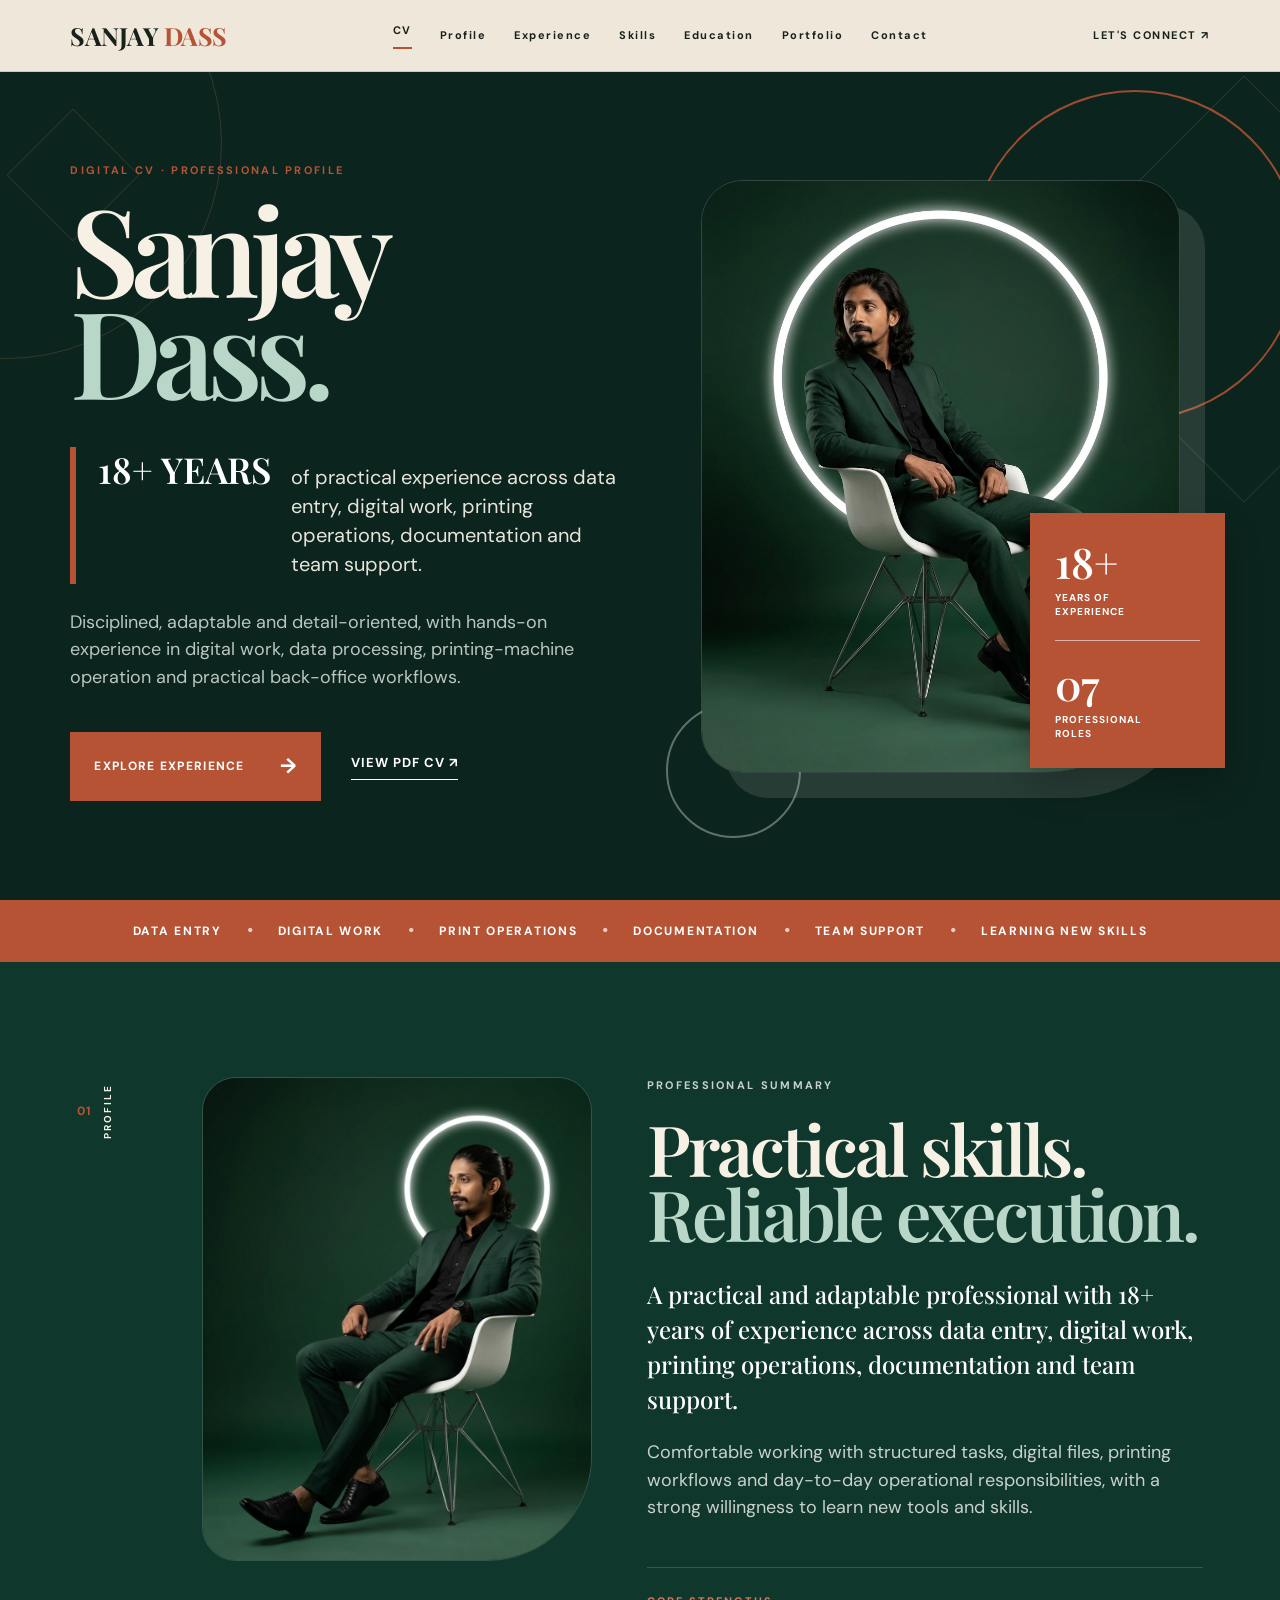
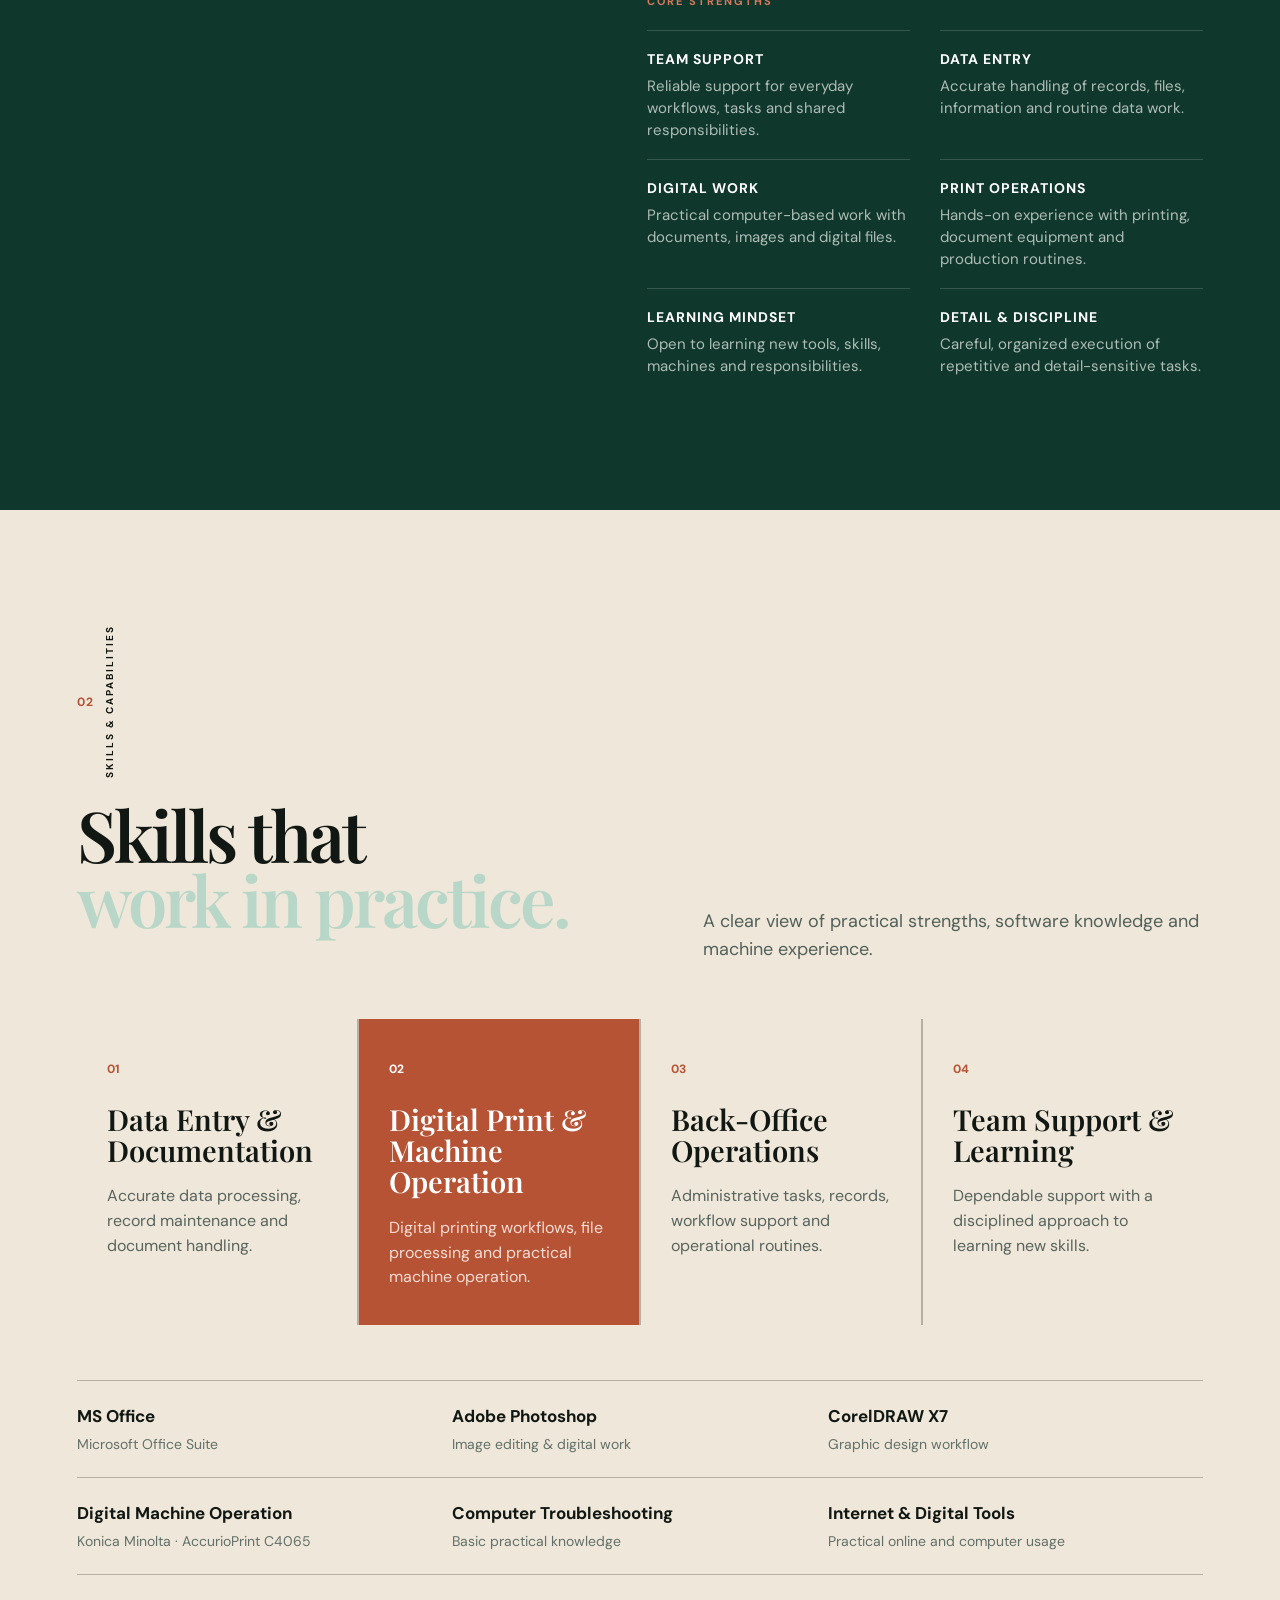
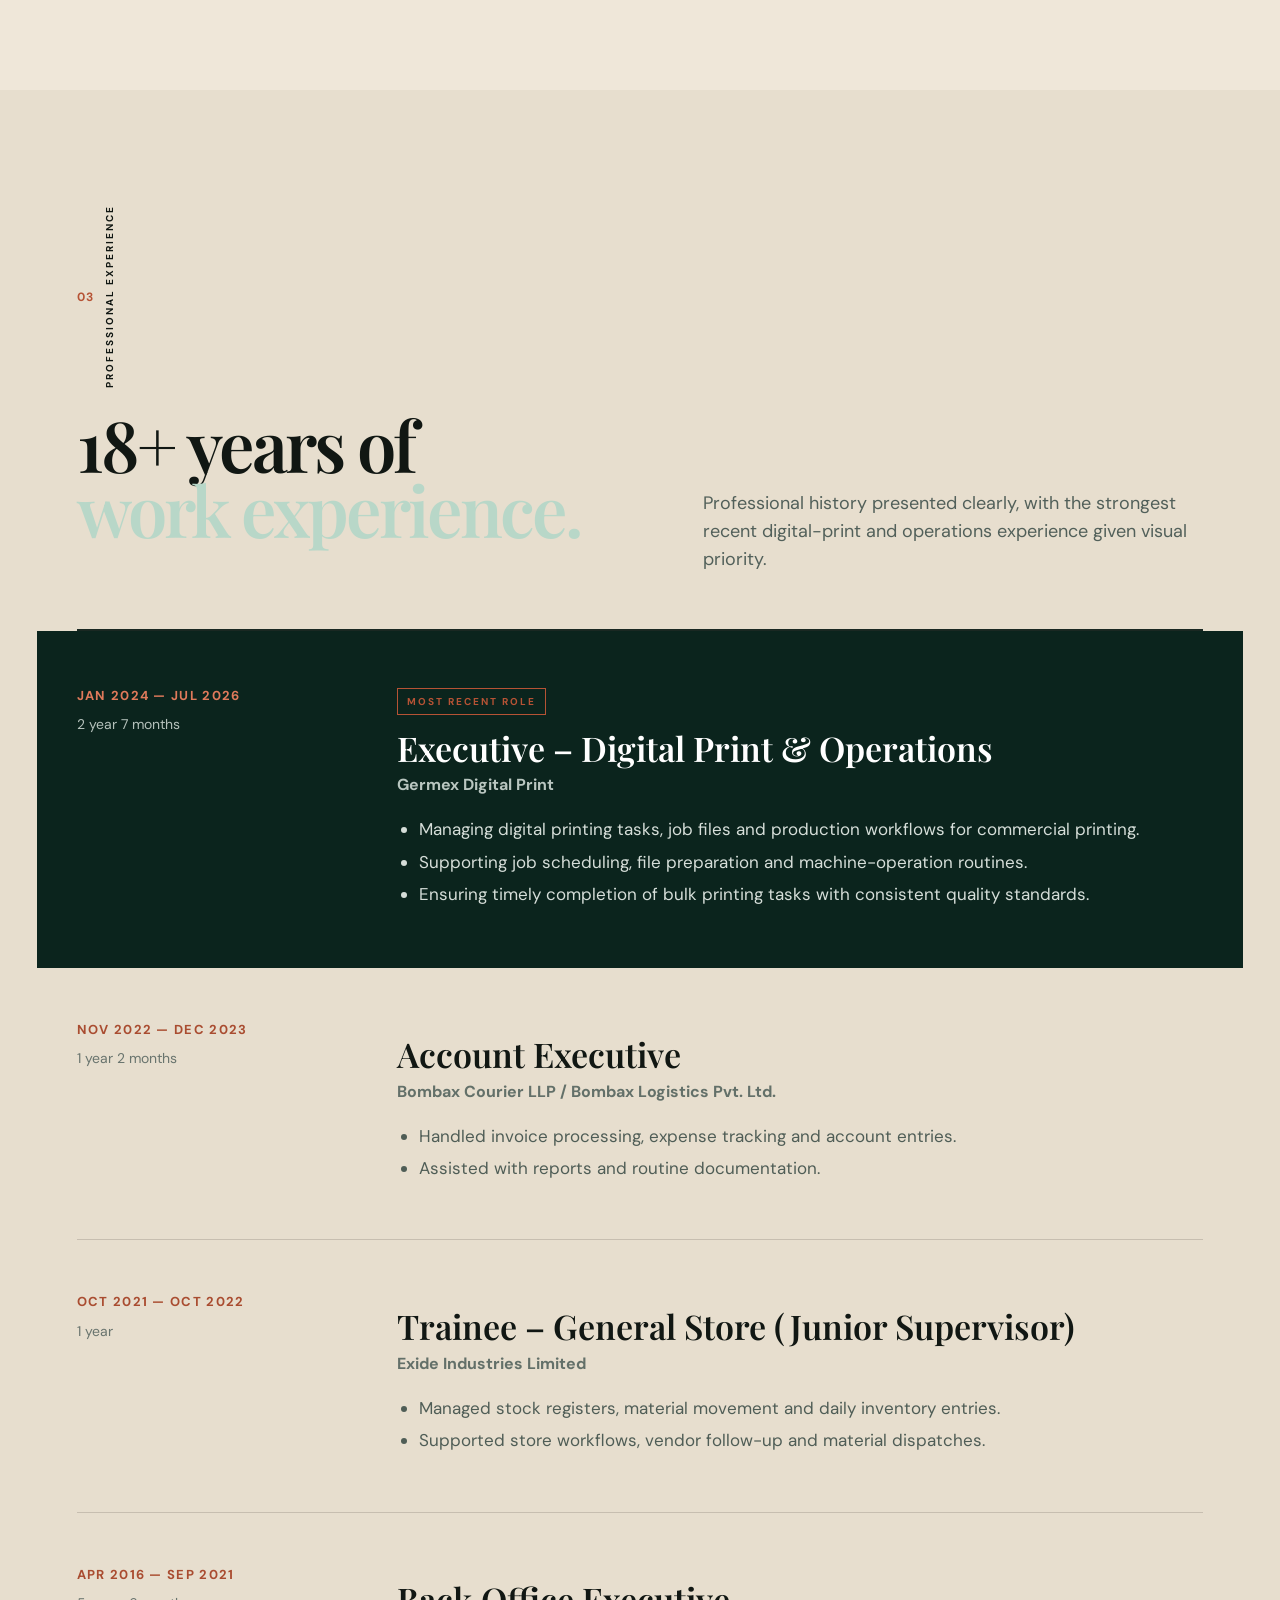
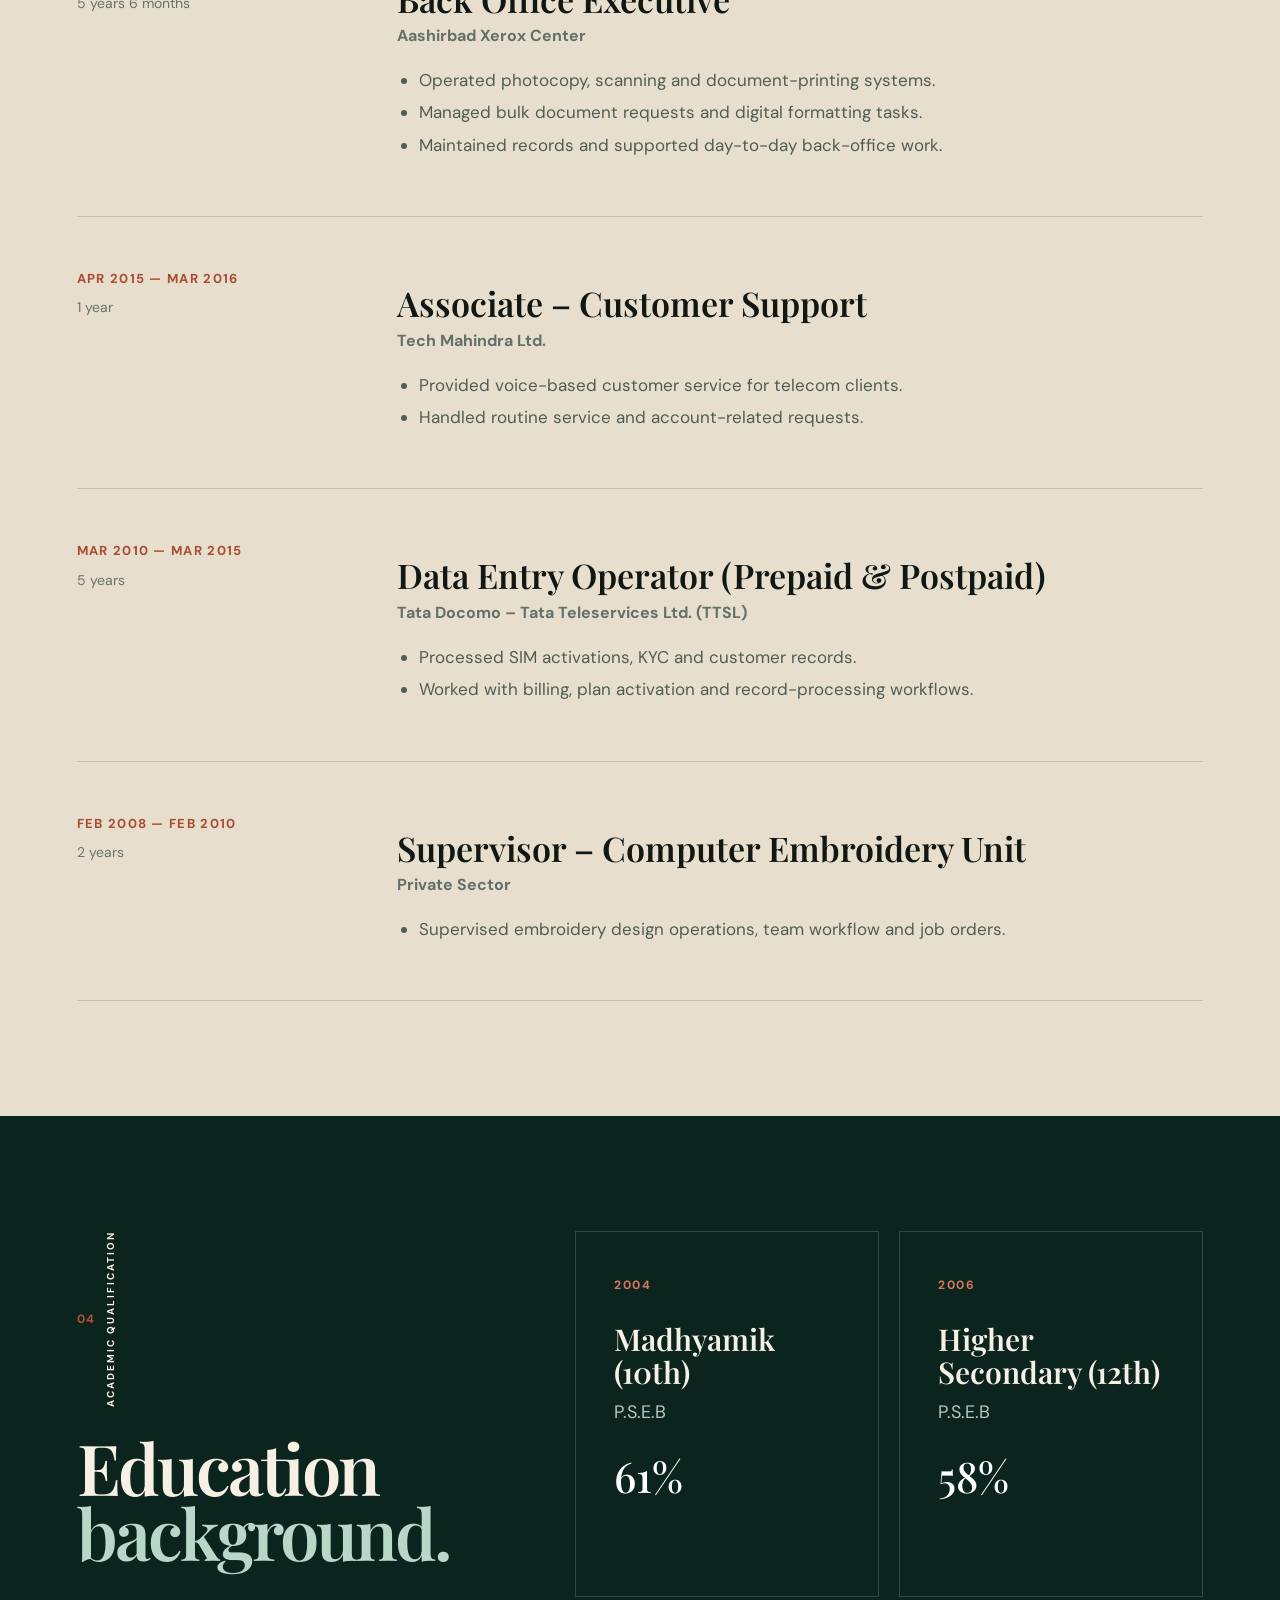
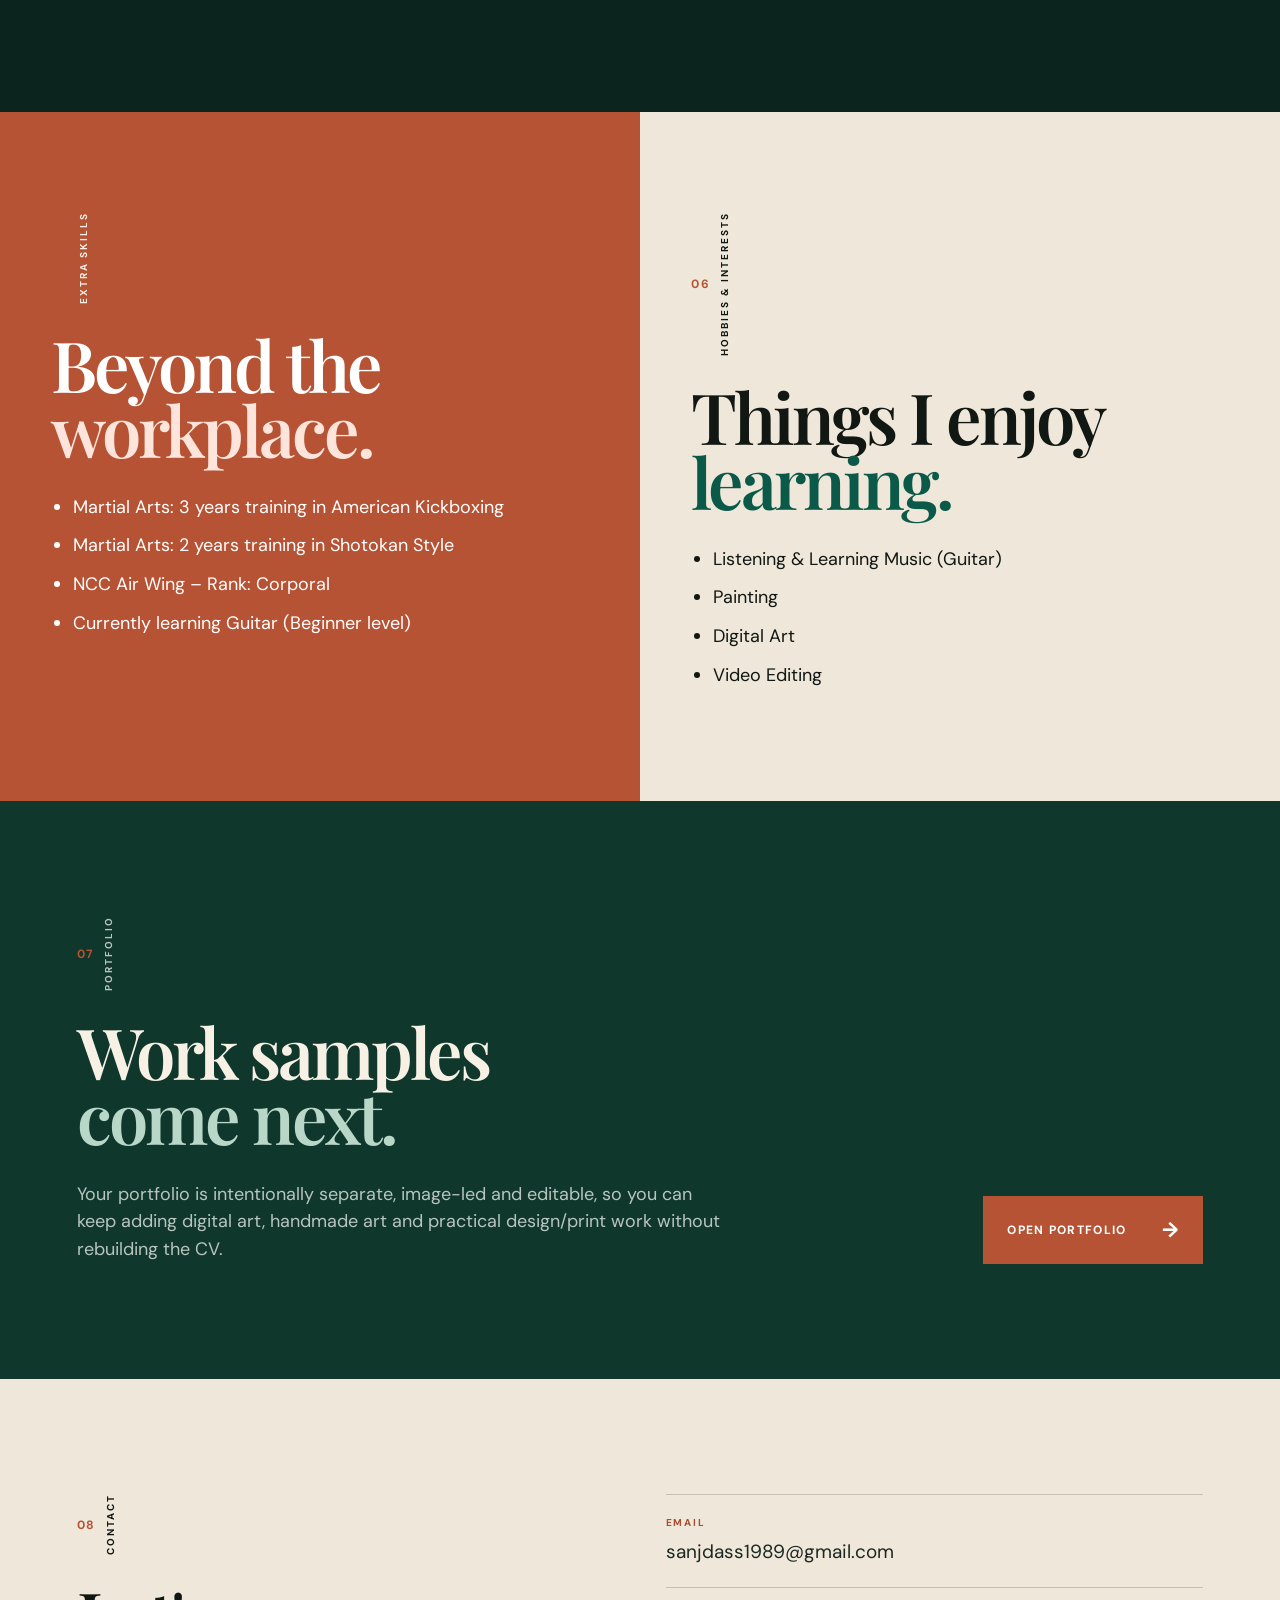
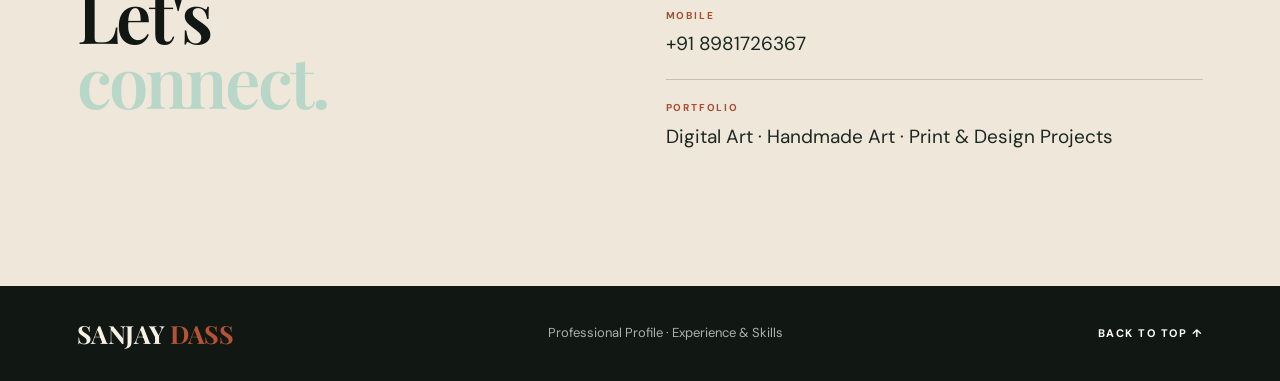
<file: index.html>
<!doctype html>
<html lang="en">
<head>
<meta charset="utf-8">
<meta name="viewport" content="width=device-width, initial-scale=1">
<meta name="description" content="Sanjay Dass — Digital CV and professional profile.">
<title>Sanjay Dass — Digital CV</title>
<link rel="preconnect" href="https://fonts.googleapis.com">
<link rel="preconnect" href="https://fonts.gstatic.com" crossorigin>
<link href="https://fonts.googleapis.com/css2?family=DM+Sans:wght@400;500;600;700&family=Playfair+Display:wght@500;600;700&display=swap" rel="stylesheet">
<link rel="stylesheet" href="style.css">
</head>
<body>
<header class="nav">
  <a class="logo" href="#top">SANJAY <span>DASS</span></a>
  <nav>
    <a class="active" href="#top">CV</a>
    <a href="#profile">Profile</a>
    <a href="#experience">Experience</a>
    <a href="#skills">Skills</a>
    <a href="#education">Education</a>
    <a href="portfolio.html">Portfolio</a>
    <a href="#contact">Contact</a>
  </nav>
  <a class="nav-contact" href="#contact">LET'S CONNECT <b>↗</b></a>
</header>

<main id="top">
<section class="hero">
  <div class="hero-copy">
    <p class="eyebrow">DIGITAL CV · PROFESSIONAL PROFILE</p>
    <h1>Sanjay<br><span>Dass.</span></h1>

    <div class="hero-highlight">
      <strong>18+ YEARS</strong>
      <span>of practical experience across data entry, digital work, printing operations, documentation and team support.</span>
    </div>

    <p class="hero-summary">
      Disciplined, adaptable and detail-oriented, with hands-on experience in digital work, data processing, printing-machine operation and practical back-office workflows.
    </p>

    <div class="hero-actions">
      <a class="btn" href="#experience">EXPLORE EXPERIENCE <span>→</span></a>
      <a class="pdf-link" href="Sanjay_Dass_CV_Final_2026.pdf">VIEW PDF CV ↗</a>
    </div>
  </div>

  <div class="hero-media">
    <div class="curve curve-one"></div>
    <div class="curve curve-two"></div>
    <figure><img src="assets/hero.jpeg" alt="Sanjay Dass seated in a dark green suit"></figure>
    <div class="hero-badge">
      <strong>18+</strong><span>YEARS OF<br>EXPERIENCE</span>
      <i></i>
      <strong>07</strong><span>PROFESSIONAL<br>ROLES</span>
    </div>
  </div>
</section>

<section class="ticker">
  <div><b>DATA ENTRY</b><span>•</span><b>DIGITAL WORK</b><span>•</span><b>PRINT OPERATIONS</b><span>•</span><b>DOCUMENTATION</b><span>•</span><b>TEAM SUPPORT</b><span>•</span><b>LEARNING NEW SKILLS</b></div>
</section>

<section class="profile section" id="profile">
  <div class="section-label"><span>01</span><p>PROFILE</p></div>
  <div class="profile-image">
    <figure><img src="assets/profile.jpeg" alt="Sanjay Dass portrait"></figure>
  </div>
  <div class="profile-content">
    <p class="eyebrow">PROFESSIONAL SUMMARY</p>
    <h2>Practical skills.<br><em>Reliable execution.</em></h2>
    <p class="large">A practical and adaptable professional with 18+ years of experience across data entry, digital work, printing operations, documentation and team support.</p>
    <p>Comfortable working with structured tasks, digital files, printing workflows and day-to-day operational responsibilities, with a strong willingness to learn new tools and skills.</p>

    <div class="bring">
      <p class="mini-title">CORE STRENGTHS</p>
      <div class="bring-grid">
        <div><b>TEAM SUPPORT</b><span>Reliable support for everyday workflows, tasks and shared responsibilities.</span></div>
        <div><b>DATA ENTRY</b><span>Accurate handling of records, files, information and routine data work.</span></div>
        <div><b>DIGITAL WORK</b><span>Practical computer-based work with documents, images and digital files.</span></div>
        <div><b>PRINT OPERATIONS</b><span>Hands-on experience with printing, document equipment and production routines.</span></div>
        <div><b>LEARNING MINDSET</b><span>Open to learning new tools, skills, machines and responsibilities.</span></div>
        <div><b>DETAIL & DISCIPLINE</b><span>Careful, organized execution of repetitive and detail-sensitive tasks.</span></div>
      </div>
    </div>
  </div>
</section>

<section class="skills section" id="skills">
  <div class="section-top">
    <div>
      <div class="section-label dark"><span>02</span><p>SKILLS & CAPABILITIES</p></div>
      <h2>Skills that<br><em>work in practice.</em></h2>
    </div>
    <p class="section-intro">A clear view of practical strengths, software knowledge and machine experience.</p>
  </div>

  <div class="skill-cards">
    <article><span>01</span><h3>Data Entry & Documentation</h3><p>Accurate data processing, record maintenance and document handling.</p></article>
    <article class="accent"><span>02</span><h3>Digital Print & Machine Operation</h3><p>Digital printing workflows, file processing and practical machine operation.</p></article>
    <article><span>03</span><h3>Back-Office Operations</h3><p>Administrative tasks, records, workflow support and operational routines.</p></article>
    <article><span>04</span><h3>Team Support & Learning</h3><p>Dependable support with a disciplined approach to learning new skills.</p></article>
  </div>

  <div class="tools">
    <div><b>MS Office</b><span>Microsoft Office Suite</span></div>
    <div><b>Adobe Photoshop</b><span>Image editing & digital work</span></div>
    <div><b>CorelDRAW X7</b><span>Graphic design workflow</span></div>
    <div><b>Digital Machine Operation</b><span>Konica Minolta · AccurioPrint C4065</span></div>
    <div><b>Computer Troubleshooting</b><span>Basic practical knowledge</span></div>
    <div><b>Internet & Digital Tools</b><span>Practical online and computer usage</span></div>
  </div>
</section>

<section class="experience section" id="experience">
  <div class="section-top">
    <div>
      <div class="section-label dark"><span>03</span><p>PROFESSIONAL EXPERIENCE</p></div>
      <h2>18+ years of<br><em>work experience.</em></h2>
    </div>
    <p class="section-intro">Professional history presented clearly, with the strongest recent digital-print and operations experience given visual priority.</p>
  </div>

  <div class="timeline">
    <article class="job featured">
      <div class="job-date"><b>JAN 2024 — JUL 2026</b><span>2 year 7 months</span></div>
      <div>
        <label>MOST RECENT ROLE</label>
        <h3>Executive – Digital Print & Operations</h3>
        <h4>Germex Digital Print</h4>
        <ul>
          <li>Managing digital printing tasks, job files and production workflows for commercial printing.</li>
          <li>Supporting job scheduling, file preparation and machine-operation routines.</li>
          <li>Ensuring timely completion of bulk printing tasks with consistent quality standards.</li>
        </ul>
      </div>
    </article>

    <article class="job">
      <div class="job-date"><b>NOV 2022 — DEC 2023</b><span>1 year 2 months</span></div>
      <div><h3>Account Executive</h3><h4>Bombax Courier LLP / Bombax Logistics Pvt. Ltd.</h4><ul><li>Handled invoice processing, expense tracking and account entries.</li><li>Assisted with reports and routine documentation.</li></ul></div>
    </article>

    <article class="job">
      <div class="job-date"><b>OCT 2021 — OCT 2022</b><span>1 year</span></div>
      <div><h3>Trainee – General Store (Junior Supervisor)</h3><h4>Exide Industries Limited</h4><ul><li>Managed stock registers, material movement and daily inventory entries.</li><li>Supported store workflows, vendor follow-up and material dispatches.</li></ul></div>
    </article>

    <article class="job">
      <div class="job-date"><b>APR 2016 — SEP 2021</b><span>5 years 6 months</span></div>
      <div><h3>Back Office Executive</h3><h4>Aashirbad Xerox Center</h4><ul><li>Operated photocopy, scanning and document-printing systems.</li><li>Managed bulk document requests and digital formatting tasks.</li><li>Maintained records and supported day-to-day back-office work.</li></ul></div>
    </article>

    <article class="job">
      <div class="job-date"><b>APR 2015 — MAR 2016</b><span>1 year</span></div>
      <div><h3>Associate – Customer Support</h3><h4>Tech Mahindra Ltd.</h4><ul><li>Provided voice-based customer service for telecom clients.</li><li>Handled routine service and account-related requests.</li></ul></div>
    </article>

    <article class="job">
      <div class="job-date"><b>MAR 2010 — MAR 2015</b><span>5 years</span></div>
      <div><h3>Data Entry Operator (Prepaid & Postpaid)</h3><h4>Tata Docomo – Tata Teleservices Ltd. (TTSL)</h4><ul><li>Processed SIM activations, KYC and customer records.</li><li>Worked with billing, plan activation and record-processing workflows.</li></ul></div>
    </article>

    <article class="job">
      <div class="job-date"><b>FEB 2008 — FEB 2010</b><span>2 years</span></div>
      <div><h3>Supervisor – Computer Embroidery Unit</h3><h4>Private Sector</h4><ul><li>Supervised embroidery design operations, team workflow and job orders.</li></ul></div>
    </article>
  </div>
</section>

<section class="education section" id="education">
  <div>
    <div class="section-label light"><span>04</span><p>ACADEMIC QUALIFICATION</p></div>
    <h2>Education<br><em>background.</em></h2>
  </div>
  <div class="education-grid">
    <article><span>2004</span><h3>Madhyamik (10th)</h3><p>P.S.E.B</p><strong>61%</strong></article>
    <article><span>2006</span><h3>Higher Secondary (12th)</h3><p>P.S.E.B</p><strong>58%</strong></article>
  </div>
</section>

<section class="extras">
  <div class="extra-panel copper">
    <div class="section-label light"><span>05</span><p>EXTRA SKILLS</p></div>
    <h2>Beyond the<br><em>workplace.</em></h2>
    <ul>
      <li>Martial Arts: 3 years training in American Kickboxing</li>
      <li>Martial Arts: 2 years training in Shotokan Style</li>
      <li>NCC Air Wing – Rank: Corporal</li>
      <li>Currently learning Guitar (Beginner level)</li>
    </ul>
  </div>
  <div class="extra-panel cream">
    <div class="section-label dark"><span>06</span><p>HOBBIES & INTERESTS</p></div>
    <h2>Things I enjoy<br><em>learning.</em></h2>
    <ul>
      <li>Listening & Learning Music (Guitar)</li>
      <li>Painting</li>
      <li>Digital Art</li>
      <li>Video Editing</li>
    </ul>
  </div>
</section>

<section class="portfolio-bridge section">
  <div>
    <div class="section-label light"><span>07</span><p>PORTFOLIO</p></div>
    <h2>Work samples<br><em>come next.</em></h2>
    <p>Your portfolio is intentionally separate, image-led and editable, so you can keep adding digital art, handmade art and practical design/print work without rebuilding the CV.</p>
  </div>
  <a class="btn light-btn" href="portfolio.html">OPEN PORTFOLIO <span>→</span></a>
</section>

<section class="contact section" id="contact">
  <div>
    <div class="section-label dark"><span>08</span><p>CONTACT</p></div>
    <h2>Let's<br><em>connect.</em></h2>
  </div>
  <div class="contact-list">
    <div><label>EMAIL</label><a href="mailto:sanjdass1989@gmail.com">sanjdass1989@gmail.com</a></div>
    <div><label>MOBILE</label><a href="tel:+918981726367">+91 8981726367</a></div>
    <div><label>PORTFOLIO</label><p>Digital Art · Handmade Art · Print & Design Projects</p></div>
  </div>
</section>
</main>

<footer>
  <div class="logo">SANJAY <span>DASS</span></div>
  <p>Professional Profile · Experience & Skills</p>
  <a href="#top">BACK TO TOP ↑</a>
</footer>
</body>
</html>
</file>
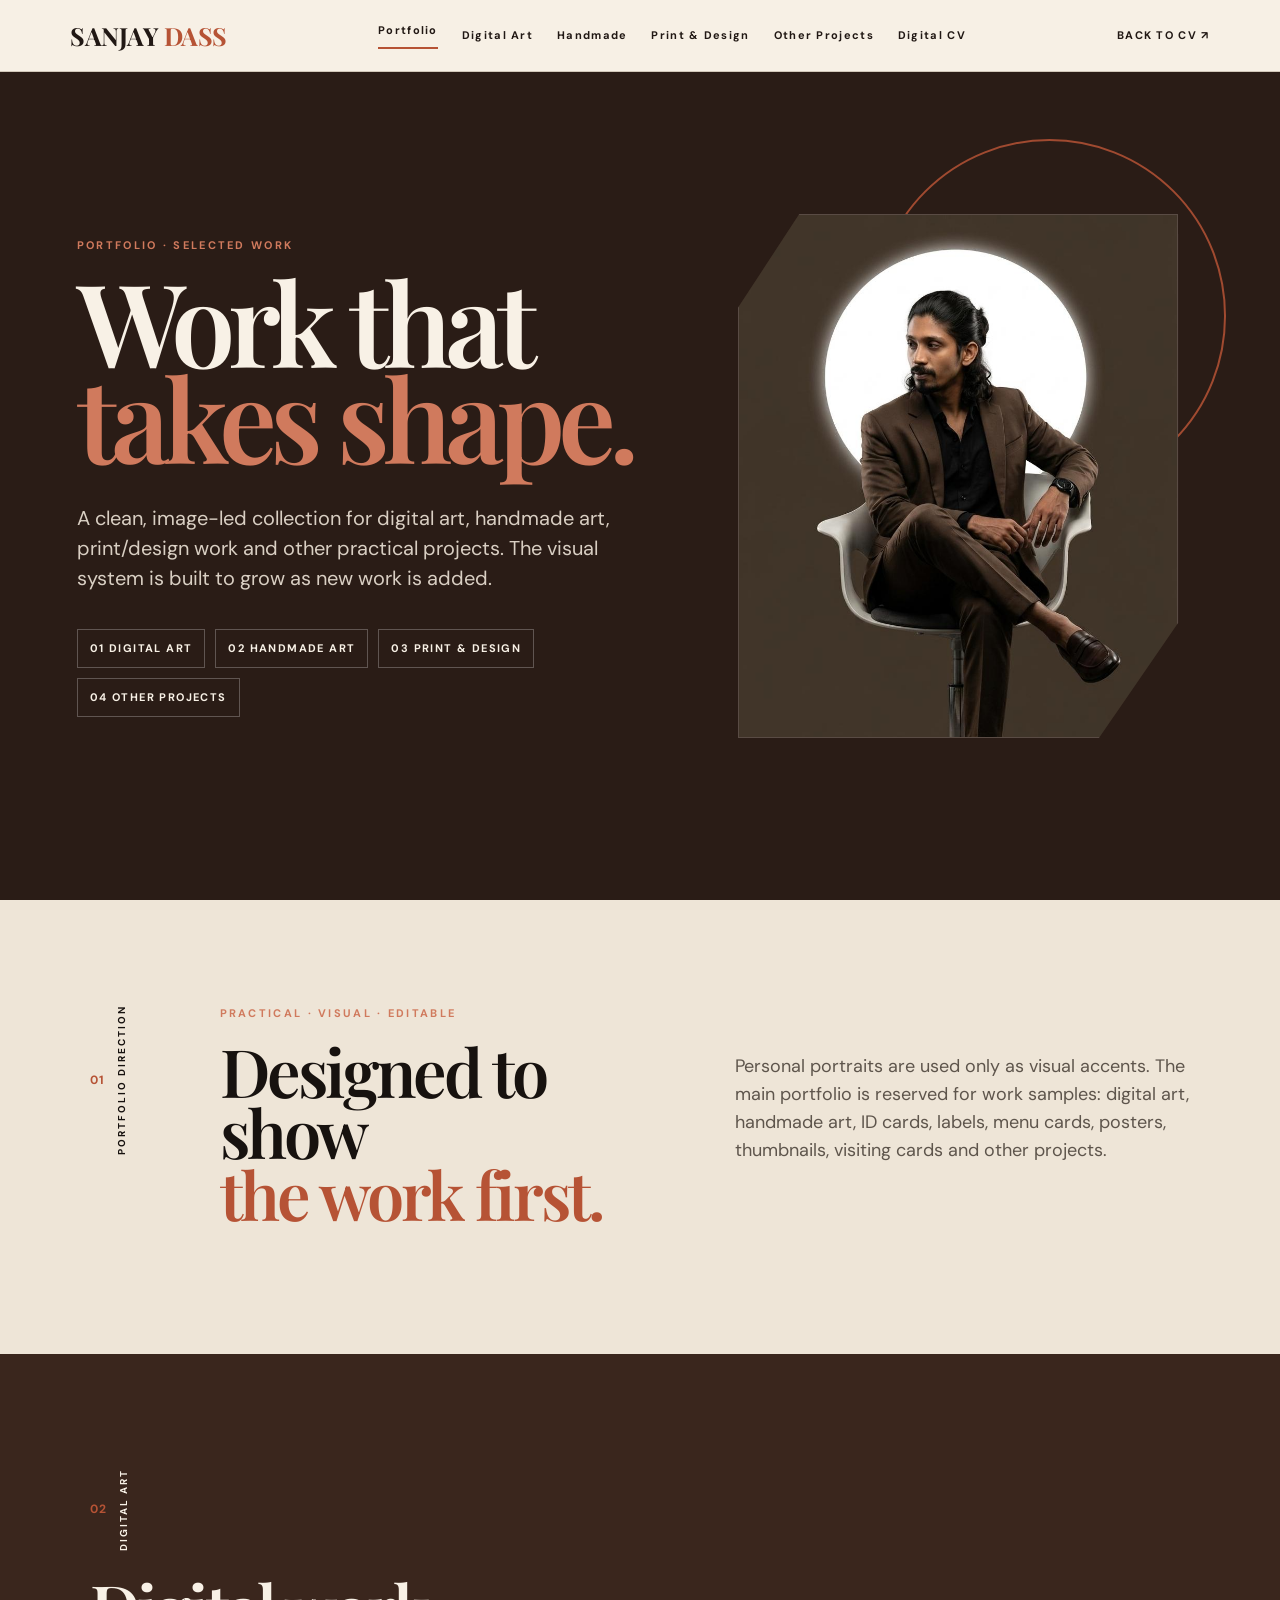
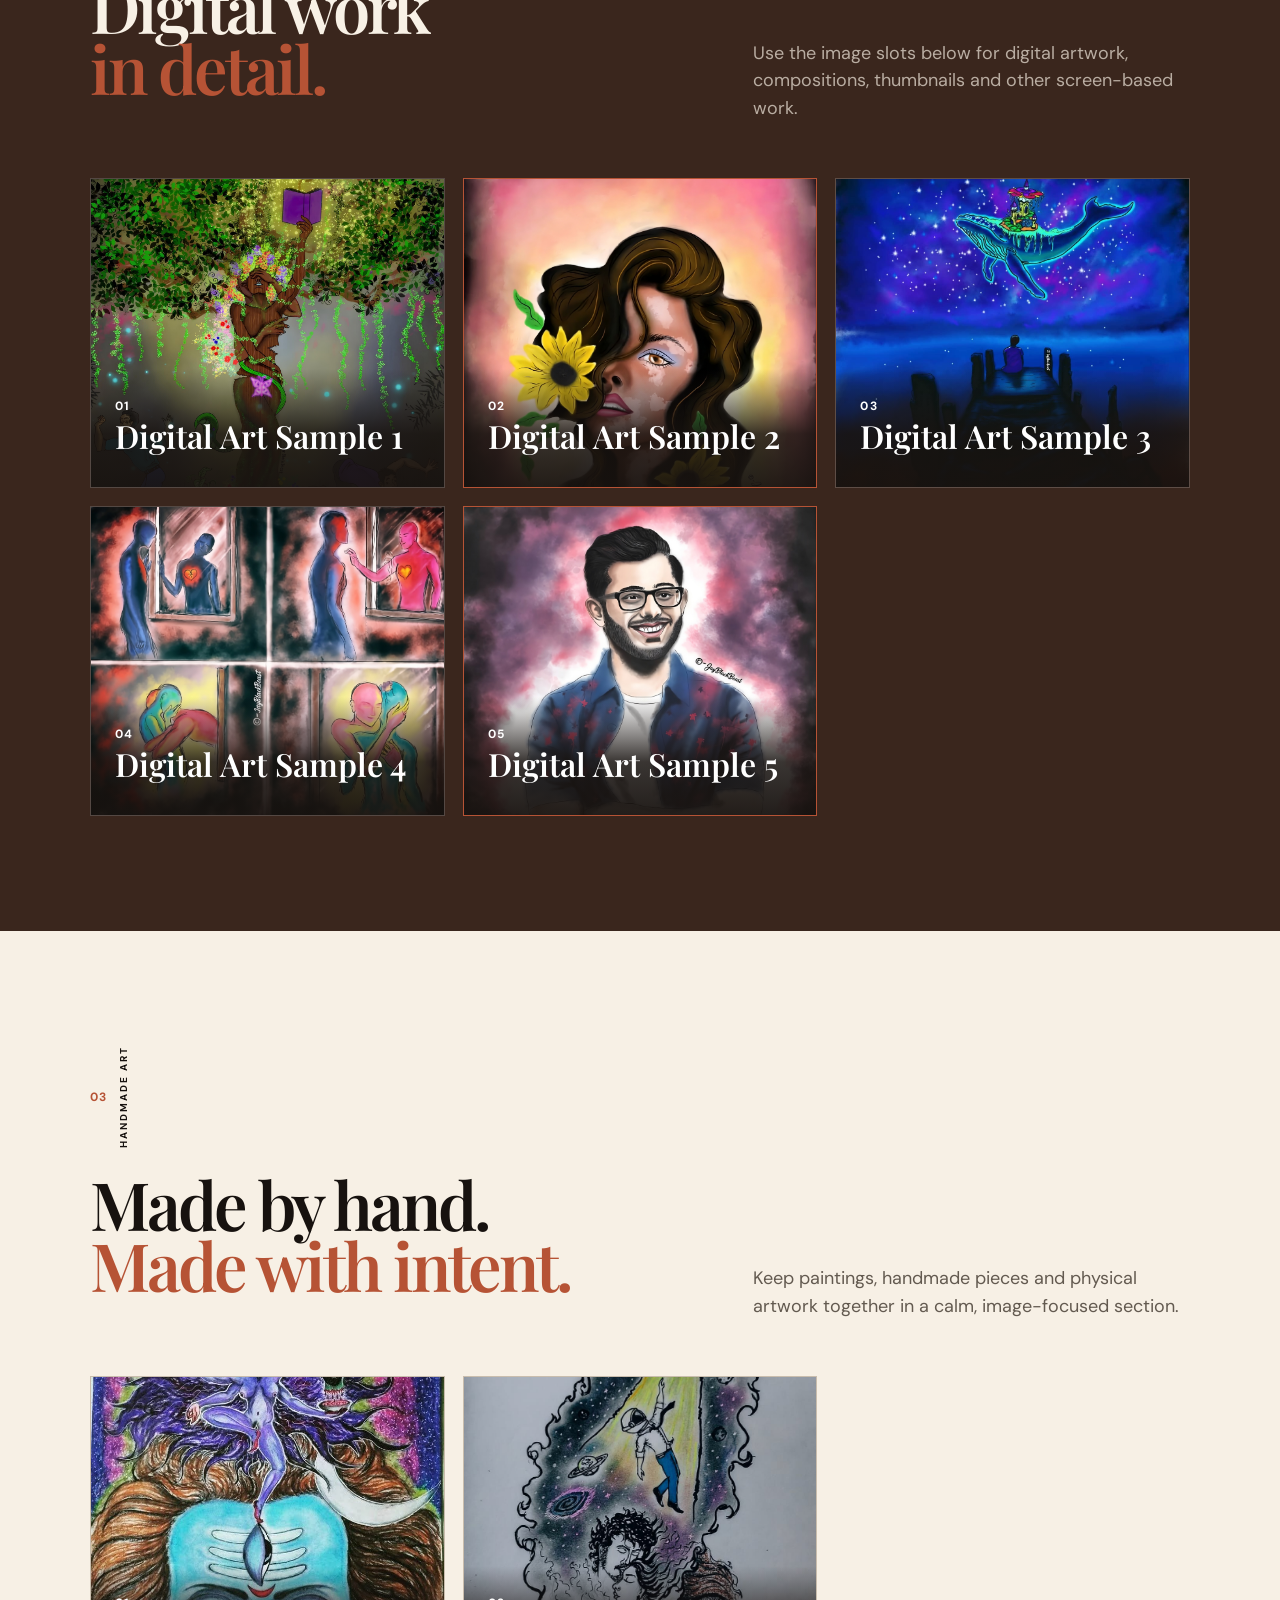
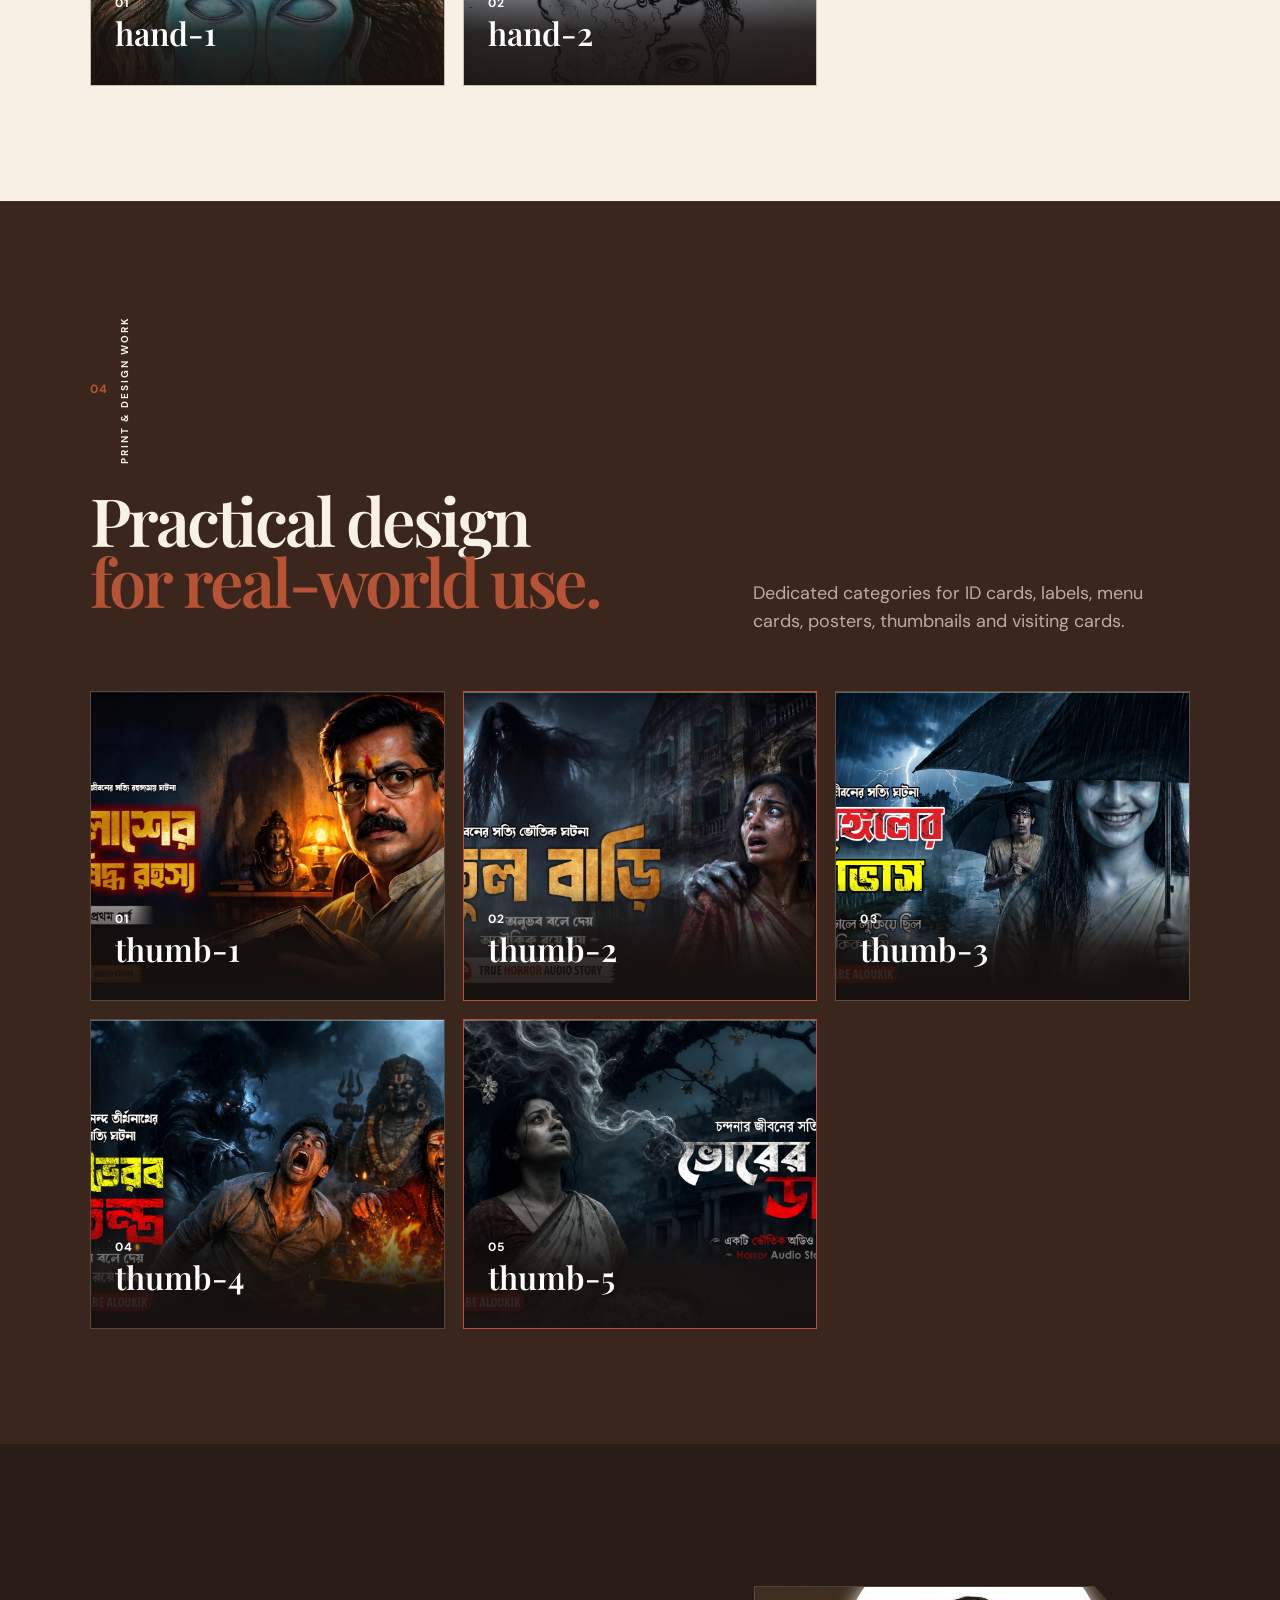
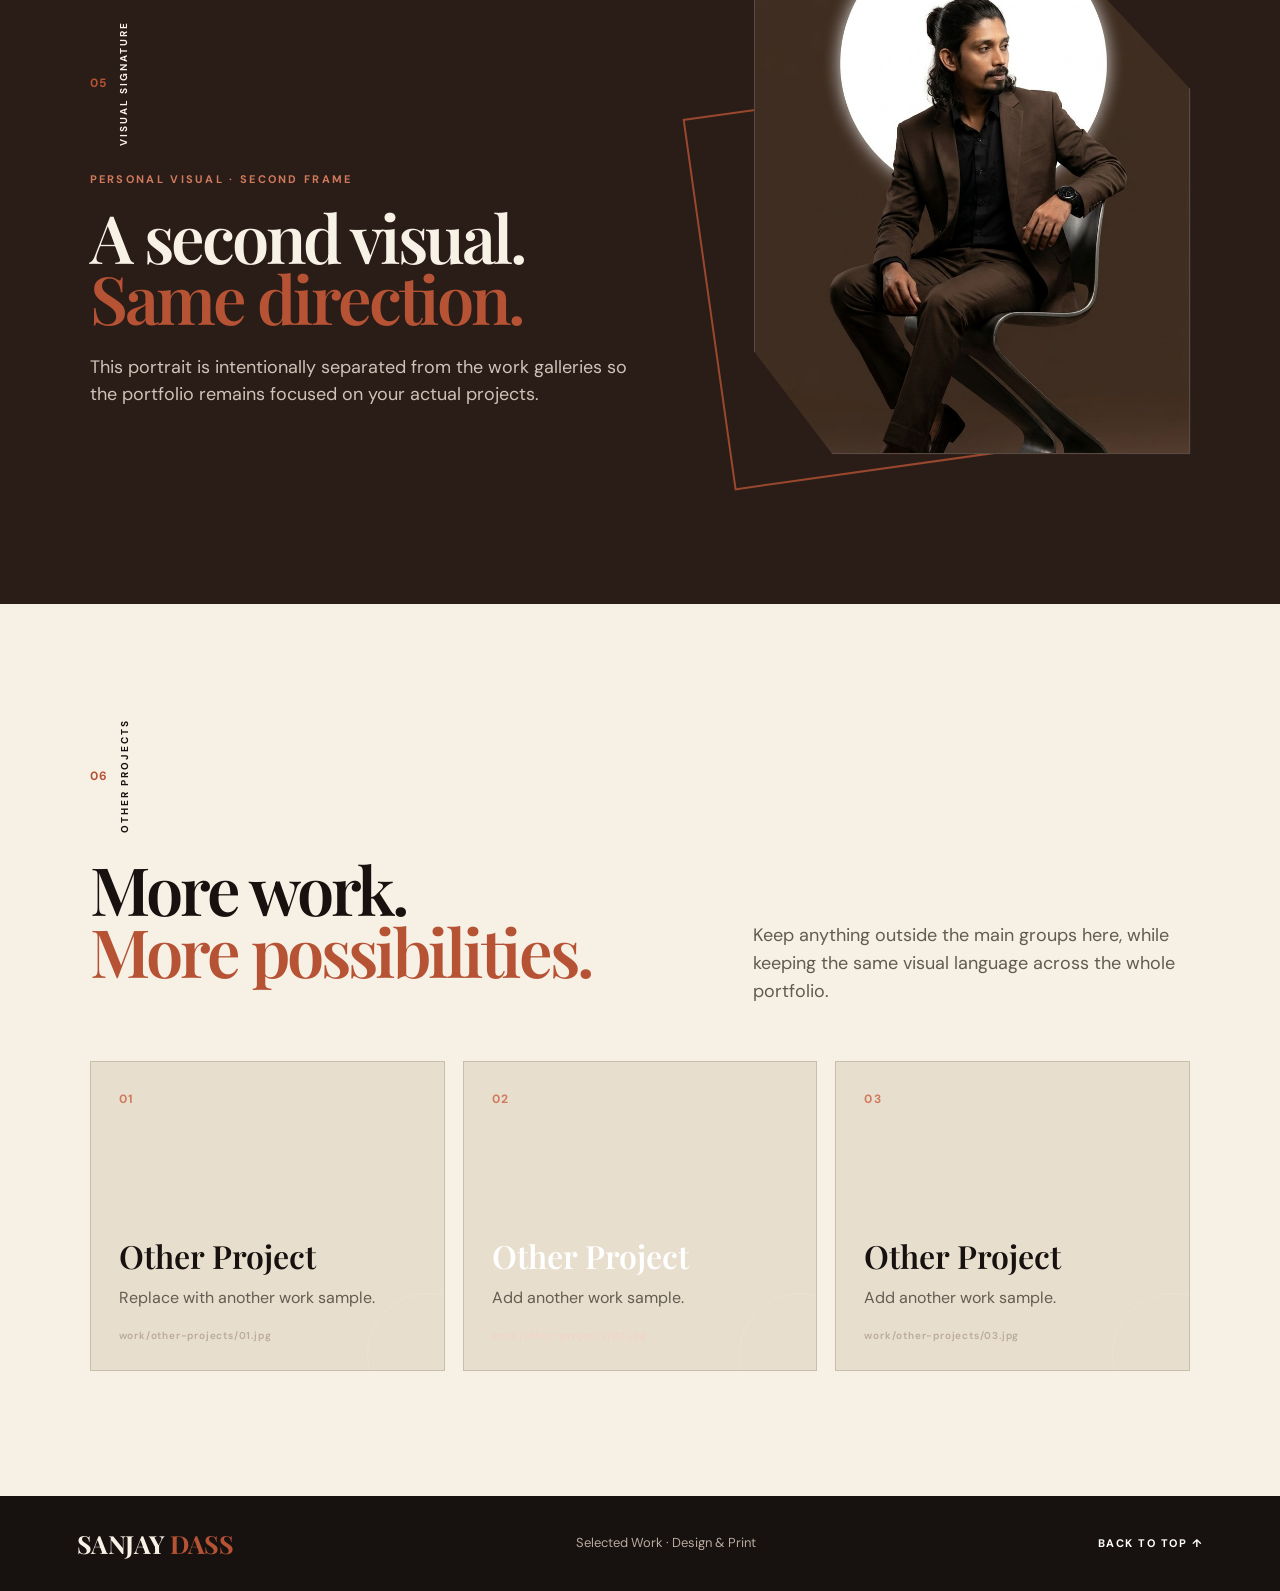
<file: portfolio.html>
<!doctype html>
<html lang="en">
<head>
<meta charset="utf-8">
<meta name="viewport" content="width=device-width, initial-scale=1">
<meta name="description" content="Sanjay Dass — Digital Art, Handmade Art, Print & Design and Other Projects Portfolio">
<title>Sanjay Dass — Portfolio</title>
<link rel="preconnect" href="https://fonts.googleapis.com">
<link rel="preconnect" href="https://fonts.gstatic.com" crossorigin>
<link href="https://fonts.googleapis.com/css2?family=DM+Sans:wght@400;500;600;700&family=Playfair+Display:wght@500;600;700&display=swap" rel="stylesheet">
<link rel="stylesheet" href="portfolio.css">
</head>
<body>
<header class="nav">
  <a class="logo" href="index.html">SANJAY <span>DASS</span></a>
  <nav>
    <a class="active" href="#top">Portfolio</a>
    <a href="#digital-art">Digital Art</a>
    <a href="#handmade-art">Handmade</a>
    <a href="#print-work">Print & Design</a>
    <a href="#other-projects">Other Projects</a>
    <a href="index.html">Digital CV</a>
  </nav>
  <a class="nav-contact" href="index.html#contact">BACK TO CV <b>↗</b></a>
</header>

<main id="top">
<section class="portfolio-hero">
  <div class="hero-copy">
    <p class="eyebrow">PORTFOLIO · SELECTED WORK</p>
    <h1>Work that<br><em>takes shape.</em></h1>
    <p class="lead">A clean, image-led collection for digital art, handmade art, print/design work and other practical projects. The visual system is built to grow as new work is added.</p>
    <div class="hero-tags">
      <span>01 DIGITAL ART</span><span>02 HANDMADE ART</span><span>03 PRINT & DESIGN</span><span>04 OTHER PROJECTS</span>
    </div>
  </div>
  <div class="geo-portrait geo-top" aria-label="Decorative portrait visual">
    <div class="geo-ring"></div>
    <figure><img src="assets/portfolio-01.png" alt="Sanjay Dass studio portrait"></figure>
  </div>
</section>

<section class="portfolio-intro">
  <div class="section-label"><span>01</span><p>PORTFOLIO DIRECTION</p></div>
  <div>
    <p class="eyebrow">PRACTICAL · VISUAL · EDITABLE</p>
    <h2>Designed to show<br><em>the work first.</em></h2>
  </div>
  <p>Personal portraits are used only as visual accents. The main portfolio is reserved for work samples: digital art, handmade art, ID cards, labels, menu cards, posters, thumbnails, visiting cards and other projects.</p>
</section>

<section class="work dark" id="digital-art">
  <div class="work-head">
    <div>
      <div class="section-label light"><span>02</span><p>DIGITAL ART</p></div>
      <h2>Digital work<br><em>in detail.</em></h2>
    </div>
    <p>Use the image slots below for digital artwork, compositions, thumbnails and other screen-based work.</p>
  </div>
  <div class="gallery" data-category="digital-art">
    <article class="slot"><span class="slot-no">01</span><div><h3>Digital Art</h3><p>Replace this placeholder with your project image.</p><small>work/digital-art/01.jpg</small></div></article>
    <article class="slot copper"><span class="slot-no">02</span><div><h3>Digital Art</h3><p>Add another digital project here.</p><small>work/digital-art/02.jpg</small></div></article>
    <article class="slot"><span class="slot-no">03</span><div><h3>Thumbnails</h3><p>Use this slot for thumbnail work.</p><small>work/digital-art/03.jpg</small></div></article>
  </div>
</section>

<section class="work cream" id="handmade-art">
  <div class="work-head">
    <div>
      <div class="section-label dark"><span>03</span><p>HANDMADE ART</p></div>
      <h2>Made by hand.<br><em>Made with intent.</em></h2>
    </div>
    <p>Keep paintings, handmade pieces and physical artwork together in a calm, image-focused section.</p>
  </div>
  <div class="gallery" data-category="handmade-art">
    <article class="slot"><span class="slot-no">01</span><div><h3>Handmade Art</h3><p>Replace with a handmade project image.</p><small>work/handmade-art/01.jpg</small></div></article>
    <article class="slot dark-slot"><span class="slot-no">02</span><div><h3>Painting</h3><p>Use this slot for painting or artwork.</p><small>work/handmade-art/02.jpg</small></div></article>
    <article class="slot"><span class="slot-no">03</span><div><h3>Other Handmade Work</h3><p>Add another physical project.</p><small>work/handmade-art/03.jpg</small></div></article>
  </div>
</section>

<section class="work dark" id="print-work">
  <div class="work-head">
    <div>
      <div class="section-label light"><span>04</span><p>PRINT & DESIGN WORK</p></div>
      <h2>Practical design<br><em>for real-world use.</em></h2>
    </div>
    <p>Dedicated categories for ID cards, labels, menu cards, posters, thumbnails and visiting cards.</p>
  </div>
  <div class="gallery wide" data-categories="id-cards,labels,menu-cards,posters,thumbnails,visiting-cards">
    <article class="slot"><span class="slot-no">01</span><div><h3>ID Cards</h3><p>Replace with ID card designs.</p><small>work/id-cards/01.jpg</small></div></article>
    <article class="slot copper"><span class="slot-no">02</span><div><h3>Labels</h3><p>Replace with label designs.</p><small>work/labels/01.jpg</small></div></article>
    <article class="slot"><span class="slot-no">03</span><div><h3>Menu Cards</h3><p>Replace with menu card designs.</p><small>work/menu-cards/01.jpg</small></div></article>
    <article class="slot"><span class="slot-no">04</span><div><h3>Posters</h3><p>Replace with poster designs.</p><small>work/posters/01.jpg</small></div></article>
    <article class="slot"><span class="slot-no">05</span><div><h3>Thumbnails</h3><p>Replace with thumbnail work.</p><small>work/thumbnails/01.jpg</small></div></article>
    <article class="slot copper"><span class="slot-no">06</span><div><h3>Visiting Cards</h3><p>Replace with visiting card designs.</p><small>work/visiting-cards/01.jpg</small></div></article>
  </div>
</section>

<section class="visual-break" aria-label="Decorative portrait visual">
  <div class="visual-copy">
    <div class="section-label light"><span>05</span><p>VISUAL SIGNATURE</p></div>
    <p class="eyebrow">PERSONAL VISUAL · SECOND FRAME</p>
    <h2>A second visual.<br><em>Same direction.</em></h2>
    <p>This portrait is intentionally separated from the work galleries so the portfolio remains focused on your actual projects.</p>
  </div>
  <div class="geo-portrait geo-bottom">
    <div class="geo-square"></div>
    <figure><img src="assets/portfolio-02.jpeg" alt="Sanjay Dass studio portrait, second pose"></figure>
  </div>
</section>

<section class="work cream" id="other-projects">
  <div class="work-head">
    <div>
      <div class="section-label dark"><span>06</span><p>OTHER PROJECTS</p></div>
      <h2>More work.<br><em>More possibilities.</em></h2>
    </div>
    <p>Keep anything outside the main groups here, while keeping the same visual language across the whole portfolio.</p>
  </div>
  <div class="gallery" data-category="other-projects">
    <article class="slot"><span class="slot-no">01</span><div><h3>Other Project</h3><p>Replace with another work sample.</p><small>work/other-projects/01.jpg</small></div></article>
    <article class="slot dark-slot"><span class="slot-no">02</span><div><h3>Other Project</h3><p>Add another work sample.</p><small>work/other-projects/02.jpg</small></div></article>
    <article class="slot"><span class="slot-no">03</span><div><h3>Other Project</h3><p>Add another work sample.</p><small>work/other-projects/03.jpg</small></div></article>
  </div>
</section>
</main>

<footer>
  <div class="logo">SANJAY <span>DASS</span></div>
  <p>Selected Work · Design & Print</p>
  <a href="#top">BACK TO TOP ↑</a>
</footer>
<script src="portfolio.js" defer></script>
</body>
</html>
</file>
<file: style.css>
@import url('https://fonts.googleapis.com/css2?family=DM+Sans:wght@400;500;600;700&family=Playfair+Display:wght@500;600;700&display=swap');
:root{--forest:#0b241d;--forest2:#10372c;--cream:#efe7d9;--black:#111713;--copper:#b65335;--copper2:#a94c30;--ink:#f6f0e5;--muted:#bac6c0;--line:rgba(255,255,255,.16)}
*{box-sizing:border-box}html{scroll-behavior:smooth}body{margin:0;background:var(--cream);color:var(--black);font-family:"DM Sans",sans-serif;font-size:18px;line-height:1.55}.nav{height:72px;padding:0 5.5%;display:flex;align-items:center;justify-content:space-between;border-bottom:1px solid #cfc7b9;background:var(--cream);position:sticky;top:0;z-index:20}.logo{font:700 25px/1 "Playfair Display",serif;color:#17221d;text-decoration:none;letter-spacing:-.5px}.logo span{color:var(--copper)}nav{display:flex;gap:28px;align-items:center}nav a,.nav-contact{font-size:11px;font-weight:700;letter-spacing:1.5px;color:#17221d;text-decoration:none}.nav a.active{border-bottom:2px solid var(--copper);padding-bottom:7px}.nav-contact{white-space:nowrap}/* Subtle geometric background accents — decorative only */
.hero{position:relative;isolation:isolate;}
.hero::before{content:"";position:absolute;width:430px;height:430px;border:1px solid rgba(214,122,93,.22);border-radius:50%;left:-210px;top:-145px;z-index:0;pointer-events:none;}
.hero::after{content:"";position:absolute;width:300px;height:300px;border:1px solid rgba(238,229,215,.12);right:-115px;top:8%;transform:rotate(45deg);z-index:0;pointer-events:none;}
.hero-copy,.hero-media{position:relative;z-index:2;}
.hero-copy::before{content:"";position:absolute;width:92px;height:92px;border:1px solid rgba(214,122,93,.18);left:-44px;top:-34px;transform:rotate(45deg);z-index:-1;pointer-events:none;}
.hero{min-height:calc(100vh - 72px);padding:8vh 5.5% 9vh;display:grid;grid-template-columns:1.05fr .95fr;gap:6%;align-items:center;background:var(--forest);color:var(--ink);overflow:hidden}.eyebrow{font-size:11px;font-weight:700;letter-spacing:2.3px;color:var(--copper);margin:0 0 18px}.hero h1{font:600 clamp(92px,9.5vw,158px)/.84 "Playfair Display",serif;letter-spacing:-8px;margin:0 0 45px}.hero h1 span{color:#b8d7c8}.hero-highlight{display:flex;align-items:baseline;gap:20px;max-width:860px;border-left:6px solid var(--copper);padding:5px 0 5px 22px;margin-bottom:25px}.hero-highlight strong{font:600 clamp(28px,2.8vw,42px)/1 "Playfair Display",serif;color:#fff;white-space:nowrap}.hero-highlight span{font-size:20px;line-height:1.45;color:#e7e4dc}.hero-summary{font-size:18px;color:var(--muted);max-width:760px;margin:0}.hero-actions{display:flex;align-items:center;gap:30px;margin-top:40px}.btn{display:inline-flex;align-items:center;justify-content:space-between;gap:35px;background:var(--copper);color:#fff;text-decoration:none;padding:18px 24px;font-size:12px;font-weight:700;letter-spacing:1.3px;min-width:220px}.btn span{font-size:21px}.pdf-link{font-size:13px;font-weight:700;letter-spacing:1px;text-decoration:none;border-bottom:1px solid #fff;padding-bottom:5px;color:#fff}.hero-media{position:relative;max-width:700px;justify-self:end;width:100%;padding:20px 30px 30px 0}.hero-media figure{position:relative;margin:0;border-radius:42px 42px 135px 42px;overflow:hidden;border:1px solid rgba(255,255,255,.16);box-shadow:25px 25px 0 rgba(239,231,217,.12);z-index:2}.hero-media img{display:block;width:100%;height:auto}.curve{position:absolute;border:2px solid var(--copper);border-radius:50%;z-index:1}.curve-one{width:330px;height:330px;right:-90px;top:-70px;opacity:.85}.curve-two{width:135px;height:135px;left:-35px;bottom:-35px;border-color:#fff;opacity:.35}.hero-badge{position:absolute;right:-15px;bottom:35px;background:var(--copper);color:#fff;width:195px;padding:28px 25px;z-index:4;box-shadow:0 18px 35px rgba(0,0,0,.2)}.hero-badge strong{display:block;font:600 42px/1 "Playfair Display",serif}.hero-badge span{display:block;font-size:10px;font-weight:700;letter-spacing:1px;line-height:1.35;margin-top:8px}.hero-badge i{display:block;height:1px;background:rgba(255,255,255,.55);margin:22px 0}.ticker{background:var(--copper);color:#fff;padding:17px 5%;overflow:hidden}.ticker div{display:flex;justify-content:center;align-items:center;gap:25px;white-space:nowrap}.ticker b{font-size:12px;letter-spacing:1.7px}.ticker span{opacity:.7}.section{padding:115px 6%}.profile{background:var(--forest2);color:var(--ink);display:grid;grid-template-columns:70px 390px 1fr;gap:55px;align-items:start}.section-label{display:flex;gap:10px;align-items:center;transform:rotate(-90deg);transform-origin:left top;width:180px;margin-top:7px}.section-label span{font-size:12px;font-weight:700;color:var(--copper)}.section-label p{font-size:11px;letter-spacing:2px;font-weight:700;margin:0}.section-label.dark{color:var(--black)}.section-label.light{color:var(--ink)}.profile-image figure{margin:0;border-radius:34px 34px 105px 34px;overflow:hidden;border:1px solid rgba(255,255,255,.15)}.profile-image img{display:block;width:100%;height:auto}.profile-content h2,.section-top h2,.education h2,.extra-panel h2,.portfolio-bridge h2,.contact h2{font:600 clamp(60px,5.5vw,90px)/.92 "Playfair Display",serif;letter-spacing:-3px;margin:0 0 32px}.profile-content h2 em,.section-top h2 em,.education h2 em,.extra-panel h2 em,.portfolio-bridge h2 em,.contact h2 em{font-style:normal;color:#b8d7c8}.profile-content p{color:#c8d1cc;max-width:780px;margin:0 0 22px}.profile-content p.large{font:500 24px/1.45 "Playfair Display",serif;color:#fff}.bring{margin-top:45px;padding-top:25px;border-top:1px solid var(--line)}.mini-title{font-size:11px!important;letter-spacing:2px;font-weight:700;color:#d7795c!important;margin-bottom:20px!important}.bring-grid{display:grid;grid-template-columns:1fr 1fr;gap:0 30px}.bring-grid div{padding:18px 0;border-top:1px solid var(--line)}.bring-grid b{display:block;color:#fff;font-size:14px;letter-spacing:1px}.bring-grid span{display:block;color:#aebdb6;font-size:15px;line-height:1.45;margin-top:5px}.skills,.experience{background:var(--cream)}.section-top{display:flex;justify-content:space-between;gap:70px;align-items:end;margin-bottom:55px}.section-top h2{color:var(--black);margin-top:20px}.section-intro{max-width:500px;color:#52605a;font-size:18px;margin:0}.skill-cards{display:grid;grid-template-columns:repeat(4,1fr);gap:2px;background:#b7afa2}.skill-cards article{background:var(--cream);padding:35px 30px;min-height:280px}.skill-cards article.accent{background:var(--copper);color:#fff}.skill-cards article>span{font-size:12px;font-weight:700;color:var(--copper)}.skill-cards article.accent>span{color:#fff}.skill-cards h3{font:600 29px/1.08 "Playfair Display",serif;margin:22px 0 18px}.skill-cards p{font-size:16px;color:#58645e;margin:0}.skill-cards .accent p{color:#f7ddd4}.tools{display:grid;grid-template-columns:repeat(3,1fr);margin-top:55px;border-top:1px solid #b7afa2}.tools div{padding:22px 20px 22px 0;border-bottom:1px solid #b7afa2}.tools b{font-size:17px;display:block}.tools span{font-size:14px;color:#627069;display:block;margin-top:4px}.experience{background:#e7dece}.timeline{border-top:2px solid #1a2822}.job{display:grid;grid-template-columns:250px 1fr;gap:70px;padding:52px 0;border-bottom:1px solid #c7beb0}.job.featured{background:var(--forest);color:#fff;padding:55px 40px;margin:0 -40px;border-bottom:0}.job-date b{display:block;color:var(--copper2);font-size:13px;letter-spacing:1.3px}.featured .job-date b{color:#e07a5b}.job-date span{display:block;color:#69746e;font-size:14px;margin-top:8px}.featured .job-date span{color:#b5c1bb}.job label{font-size:10px;font-weight:700;letter-spacing:2px;color:var(--copper);border:1px solid currentColor;padding:6px 9px}.job h3{font:600 34px/1.08 "Playfair Display",serif;margin:16px 0 7px}.job h4{font-size:16px;color:#637069;margin:0 0 18px}.featured h4{color:#b9c6c0}.job ul{margin:0;padding-left:22px;color:#4f5d56;font-size:17px}.featured ul{color:#d6ded9}.job li{margin:6px 0}.education{background:var(--forest);color:var(--ink);display:grid;grid-template-columns:.8fr 1.2fr;gap:80px}.education-grid{display:grid;grid-template-columns:1fr 1fr;gap:20px}.education-grid article{border:1px solid var(--line);padding:38px;min-height:270px}.education-grid span{font-size:12px;color:#d7795c;font-weight:700;letter-spacing:1.5px}.education-grid h3{font:600 30px/1.1 "Playfair Display",serif;margin:25px 0 10px}.education-grid p{color:#b9c6c0;margin:0}.education-grid strong{display:block;font:500 42px/1 "Playfair Display",serif;margin-top:28px;color:#fff}.extras{display:grid;grid-template-columns:1fr 1fr}.extra-panel{padding:100px 8%}.extra-panel.copper{background:var(--copper);color:#fff}.extra-panel.cream{background:var(--cream);color:var(--black)}.extra-panel h2{margin-top:20px}.extra-panel.copper h2 em{color:#ffe4db}.extra-panel.cream h2 em{color:#0b5a49}.extra-panel ul{font-size:18px;margin:0;padding-left:22px}.extra-panel li{margin:11px 0}.portfolio-bridge{background:var(--forest2);color:var(--ink);display:flex;align-items:end;justify-content:space-between;gap:60px}.portfolio-bridge h2{margin-top:20px}.portfolio-bridge p{max-width:650px;color:#b8c5bf;font-size:18px;margin:0}.contact{display:grid;grid-template-columns:1fr 1.1fr;gap:100px;background:var(--cream)}.contact h2{margin-top:20px}.contact-list>div{border-top:1px solid #c8c0b4;padding:20px 0}.contact-list label{display:block;color:var(--copper2);font-size:10px;font-weight:700;letter-spacing:1.8px;margin-bottom:6px}.contact-list p,.contact-list a{font-size:19px;margin:0;color:#1b2822;text-decoration:none}footer{background:var(--black);color:var(--ink);padding:35px 6%;display:flex;align-items:center;justify-content:space-between}footer p{font-size:13px;color:#a9b3ad;margin:0}footer a{font-size:11px;font-weight:700;letter-spacing:1.5px;text-decoration:none;color:#fff}@media(max-width:1100px){nav{gap:16px}.nav-contact{display:none}.hero{grid-template-columns:1fr;min-height:auto}.hero-media{justify-self:center;max-width:720px}.profile{grid-template-columns:55px 330px 1fr;gap:35px}.skill-cards{grid-template-columns:1fr 1fr}.section-top{align-items:start}.job{grid-template-columns:190px 1fr;gap:40px}.education{grid-template-columns:1fr}}@media(max-width:760px){body{font-size:17px}.nav{height:70px;padding:0 5%}.nav nav{display:none}.logo{font-size:23px}.hero{padding:70px 6% 80px}.hero h1{font-size:92px;letter-spacing:-5px}.hero-highlight{display:block}.hero-highlight strong{display:block;margin-bottom:9px}.hero-highlight span{font-size:18px}.hero-actions{flex-wrap:wrap}.hero-media{padding:10px 0 75px}.hero-media figure{border-radius:25px 25px 85px 25px}.hero-badge{right:0;bottom:0}.section{padding:80px 6%}.profile{display:block}.profile>.section-label{display:none}.profile-image{max-width:440px;margin-bottom:55px}.profile-content h2,.section-top h2,.education h2,.extra-panel h2,.portfolio-bridge h2,.contact h2{font-size:56px}.bring-grid{grid-template-columns:1fr}.skill-cards,.tools,.education-grid{grid-template-columns:1fr}.skill-cards article{min-height:auto}.section-top{display:block}.section-intro{margin-top:25px}.job,.job.featured{grid-template-columns:1fr;gap:20px;margin:0;padding:38px 0}.job.featured{padding:40px 20px;margin:0 -20px}.job h3{font-size:29px}.extras{grid-template-columns:1fr}.extra-panel{padding:75px 8%}.portfolio-bridge,.contact{display:block}.portfolio-bridge .btn{margin-top:35px}.contact-list{margin-top:50px}footer{gap:18px;flex-wrap:wrap}}

/* v2 layout safety: section markers stay inside their sections at every viewport */
html, body { max-width: 100%; overflow-x: hidden; }
.section-label {
  transform: none;
  transform-origin: initial;
  width: max-content;
  height: auto;
  min-height: 0;
  margin: 0 0 26px;
  display: flex;
  align-items: center;
  gap: 9px;
  position: relative;
  z-index: 1;
}
.section-label span {
  flex: 0 0 auto;
  font-size: 12px;
  line-height: 1;
  font-weight: 700;
  letter-spacing: 1.5px;
}
.section-label p {
  margin: 0;
  font-size: 10px;
  line-height: 1.1;
  letter-spacing: 2px;
  font-weight: 700;
  writing-mode: vertical-rl;
  transform: rotate(180deg);
  white-space: nowrap;
}
.profile > .section-label {
  align-self: start;
  justify-self: start;
  margin-top: 7px;
  margin-bottom: 0;
}
.education > div:first-child > .section-label,
.extra-panel > .section-label,
.portfolio-bridge > div:first-child > .section-label,
.contact > div:first-child > .section-label {
  margin-bottom: 28px;
}
.section-top .section-label { margin-bottom: 24px; }
@media (max-width:760px) {
  .section-label { margin-bottom: 22px; }
  .profile > .section-label,
  .statement > .section-label,
  .how-to > .section-label { display:none; }
}


/* Final visibility fix */
footer .logo { color: var(--ink); }
footer .logo span { color: var(--copper); }
</file>
<file: portfolio.css>
@import url('https://fonts.googleapis.com/css2?family=DM+Sans:wght@400;500;600;700&family=Playfair+Display:wght@500;600;700&display=swap');
:root{--espresso:#2a1c16;--brown:#3a261d;--brown2:#4a3024;--cream:#eee5d7;--paper:#f7f0e5;--copper:#b65335;--copper2:#d07a5d;--ink:#f8f1e6;--dark:#17120f;--muted:#b9ada2;--line:rgba(255,255,255,.16)}
*{box-sizing:border-box}html{scroll-behavior:smooth;max-width:100%;overflow-x:hidden}body{margin:0;background:var(--paper);color:var(--dark);font-family:"DM Sans",sans-serif;font-size:18px;line-height:1.55}.nav{height:72px;padding:0 5.5%;display:flex;align-items:center;justify-content:space-between;border-bottom:1px solid #d1c7b9;background:var(--paper);position:sticky;top:0;z-index:20}.logo{font:700 25px/1 "Playfair Display",serif;color:#211814;text-decoration:none;letter-spacing:-.5px}.logo span{color:var(--copper)}nav{display:flex;gap:24px;align-items:center}nav a,.nav-contact{font-size:11px;font-weight:700;letter-spacing:1.3px;color:#211814;text-decoration:none}nav a.active{border-bottom:2px solid var(--copper);padding-bottom:7px}.nav-contact{white-space:nowrap}.eyebrow{font-size:11px;font-weight:700;letter-spacing:2.3px;color:var(--copper2);margin:0 0 18px}.portfolio-hero{min-height:calc(100vh - 72px);padding:8vh 6% 10vh;display:grid;grid-template-columns:1fr .8fr;gap:7%;align-items:center;background:var(--espresso);color:var(--ink);overflow:hidden}.hero-copy{position:relative;z-index:3}.hero-copy h1{font:600 clamp(86px,9vw,150px)/.84 "Playfair Display",serif;letter-spacing:-7px;margin:0 0 38px}.hero-copy h1 em{font-style:normal;color:#d07a5d}.lead{font-size:20px;line-height:1.5;max-width:720px;color:#d9cfc3}.hero-tags{display:flex;flex-wrap:wrap;gap:10px;margin-top:36px}.hero-tags span{font-size:11px;letter-spacing:1.4px;font-weight:700;border:1px solid rgba(255,255,255,.25);padding:10px 12px}.geo-portrait{position:relative;isolation:isolate}.geo-portrait figure{margin:0;overflow:hidden;position:relative;z-index:2;background:#34231b;border:1px solid rgba(255,255,255,.18);box-shadow:20px 20px 0 rgba(238,229,215,.1)}.geo-portrait img{display:block;width:100%;height:100%;object-fit:cover}.geo-top{width:min(560px,100%);justify-self:end;aspect-ratio:4/5;padding:28px 25px 30px 0}.geo-top figure{height:100%;clip-path:polygon(14% 0,100% 0,100% 78%,82% 100%,0 100%,0 18%);border-radius:28px 0 80px 0}.geo-top img{object-position:center top}.geo-ring{position:absolute;width:76%;aspect-ratio:1;border:2px solid var(--copper);border-radius:50%;right:-5%;top:-8%;z-index:1;opacity:.85}.geo-index{position:absolute;right:-5px;bottom:6%;background:var(--copper);color:#fff;padding:20px 19px;width:132px;z-index:4}.geo-index strong{display:block;font:600 32px/1 "Playfair Display",serif}.geo-index span{display:block;font-size:9px;font-weight:700;letter-spacing:1.4px;line-height:1.4;margin-top:7px}.portfolio-intro{display:grid;grid-template-columns:70px 1fr 1fr;gap:60px;align-items:start;padding:105px 7%;background:var(--cream)}.section-label{display:flex;align-items:center;gap:10px;width:max-content;min-height:0;margin:0 0 25px;position:relative;z-index:1}.section-label span{font-size:12px;font-weight:700;letter-spacing:1.5px;color:var(--copper)}.section-label p{margin:0;font-size:10px;line-height:1.1;letter-spacing:2px;font-weight:700;writing-mode:vertical-rl;transform:rotate(180deg);white-space:nowrap}.section-label.light{color:var(--ink)}.section-label.dark{color:var(--dark)}.portfolio-intro h2,.work-head h2,.visual-copy h2{font:600 clamp(58px,5.2vw,86px)/.92 "Playfair Display",serif;letter-spacing:-3px;margin:10px 0 25px}.portfolio-intro h2 em,.work-head h2 em,.visual-copy h2 em{font-style:normal;color:var(--copper)}.portfolio-intro>p:last-child{font-size:18px;color:#5e554c;max-width:580px;margin-top:48px}.work{padding:115px 7%}.work.dark{background:var(--brown);color:var(--ink)}.work.cream{background:var(--paper);color:var(--dark)}.work-head{display:grid;grid-template-columns:1fr .75fr;gap:80px;align-items:end;margin-bottom:55px}.work-head>p{max-width:540px;margin:0;color:#b9ada2;font-size:18px}.work.cream .work-head>p{color:#635a50}.gallery{display:grid;grid-template-columns:repeat(3,1fr);gap:18px}.gallery.wide{grid-template-columns:repeat(3,1fr)}.slot{min-height:310px;border:1px solid rgba(255,255,255,.18);background:#2e2019;padding:28px;display:flex;flex-direction:column;justify-content:space-between;position:relative;overflow:hidden}.slot:after{content:"";position:absolute;width:120px;height:120px;border:1px solid rgba(255,255,255,.12);border-radius:50%;right:-45px;bottom:-45px}.work.cream .slot{background:#e8dece;border-color:#c9bdad}.slot.copper{background:var(--copper);border-color:var(--copper)}.slot.dark-slot{background:var(--brown);color:#fff}.slot-no{font-size:12px;font-weight:700;letter-spacing:1.5px;color:var(--copper2)}.slot.copper .slot-no{color:#fff}.slot h3{font:600 32px/1.08 "Playfair Display",serif;margin:0 0 12px}.slot p{margin:0;color:#c9beb3;font-size:16px}.work.cream .slot p{color:#655c52}.slot.copper p,.slot.dark-slot p{color:#f1ddd4}.slot small{display:block;margin-top:18px;font:600 10px/1.3 "DM Sans",sans-serif;letter-spacing:.8px;color:#b9aa9d}.slot.copper small,.slot.dark-slot small{color:#f0d4c8}.visual-break{padding:120px 7%;background:var(--espresso);color:var(--ink);display:grid;grid-template-columns:1fr .85fr;gap:90px;align-items:center;overflow:hidden}.visual-copy>p:last-child{max-width:570px;color:#cfc2b8;font-size:18px}.geo-bottom{width:min(520px,100%);aspect-ratio:1/1.12;justify-self:end;padding:22px 0 30px 28px}.geo-bottom figure{height:100%;clip-path:polygon(0 0,78% 0,100% 22%,100% 100%,18% 100%,0 78%);border-radius:0 70px 0 70px}.geo-bottom img{object-position:center center}.geo-square{position:absolute;left:-4%;bottom:3%;width:72%;height:72%;border:2px solid var(--copper);z-index:1;transform:rotate(-8deg);opacity:.8}.geo-bottom .geo-index{right:3%;bottom:5%}.work#other-projects{padding-bottom:125px}footer{background:var(--dark);color:var(--ink);padding:35px 6%;display:flex;align-items:center;justify-content:space-between}footer .logo{color:var(--ink)}footer .logo span{color:var(--copper)}footer p{font-size:13px;color:#b8aaa0;margin:0}footer a{font-size:11px;font-weight:700;letter-spacing:1.5px;text-decoration:none;color:#fff}
@media(max-width:1050px){nav{gap:14px}.nav-contact{display:none}.portfolio-hero{grid-template-columns:1fr}.geo-top{justify-self:center;max-width:650px}.portfolio-intro{grid-template-columns:55px 1fr}.portfolio-intro>p:last-child{grid-column:2;margin-top:0}.work-head,.visual-break{grid-template-columns:1fr}.visual-break{gap:55px}.geo-bottom{justify-self:center;max-width:620px}.gallery,.gallery.wide{grid-template-columns:1fr 1fr}}
@media(max-width:700px){.nav{height:70px;padding:0 5%}.nav nav{display:none}.portfolio-hero{padding:65px 6% 80px}.hero-copy h1{font-size:88px;letter-spacing:-5px}.lead{font-size:18px}.geo-top{padding:10px 0 65px}.geo-top figure{clip-path:polygon(12% 0,100% 0,100% 86%,82% 100%,0 100%,0 14%)}.geo-index{right:0;bottom:0}.portfolio-intro,.work,.visual-break{padding:80px 6%}.portfolio-intro{display:block}.portfolio-intro>.section-label{display:none}.work-head{display:block}.work-head>p{margin-top:25px}.gallery,.gallery.wide{grid-template-columns:1fr}.slot{min-height:250px}.visual-break{display:block}.visual-copy{margin-bottom:45px}.geo-bottom{padding:15px 0 60px 15px}.geo-bottom figure{clip-path:polygon(0 0,80% 0,100% 20%,100% 100%,18% 100%,0 80%)}.geo-bottom .geo-index{right:0;bottom:0}footer{gap:18px;flex-wrap:wrap}}
.slot.has-image{padding:0}
.slot.has-image img{position:absolute;inset:0;width:100%;height:100%;object-fit:cover;z-index:0}
.slot.has-image .slot-caption{position:relative;z-index:2;margin-top:auto;padding:22px 24px;background:linear-gradient(180deg,rgba(23,18,15,0) 0%,rgba(23,18,15,.85) 55%,rgba(23,18,15,.95) 100%)}
.slot.has-image .slot-caption h3,.slot.has-image .slot-caption p,.slot.has-image .slot-no{color:#fff}
.slot.has-image:after{display:none}

.work-lightbox{position:fixed;inset:0;background:rgba(10,8,6,.92);display:flex;align-items:center;justify-content:center;padding:5vh 5vw;z-index:999;opacity:0;pointer-events:none;transition:opacity .2s ease}
.work-lightbox.open{opacity:1;pointer-events:auto}
.work-lightbox figure{margin:0;max-width:min(1100px,90vw);max-height:90vh;display:flex;flex-direction:column;align-items:center;gap:16px}
.work-lightbox img{max-width:100%;max-height:78vh;object-fit:contain;box-shadow:0 20px 60px rgba(0,0,0,.5);background:#111}
.work-lightbox figcaption{color:#f1e9dd;font:600 15px/1.4 "DM Sans",sans-serif;text-align:center;max-width:700px}
.work-lightbox-close{position:absolute;top:24px;right:28px;background:none;border:1px solid rgba(255,255,255,.35);color:#fff;font-size:28px;line-height:1;width:44px;height:44px;border-radius:50%;cursor:pointer}
.work-lightbox-close:hover{background:rgba(255,255,255,.1)}
@media(max-width:700px){.work-lightbox-close{top:14px;right:14px;width:38px;height:38px;font-size:22px}}
</file>
